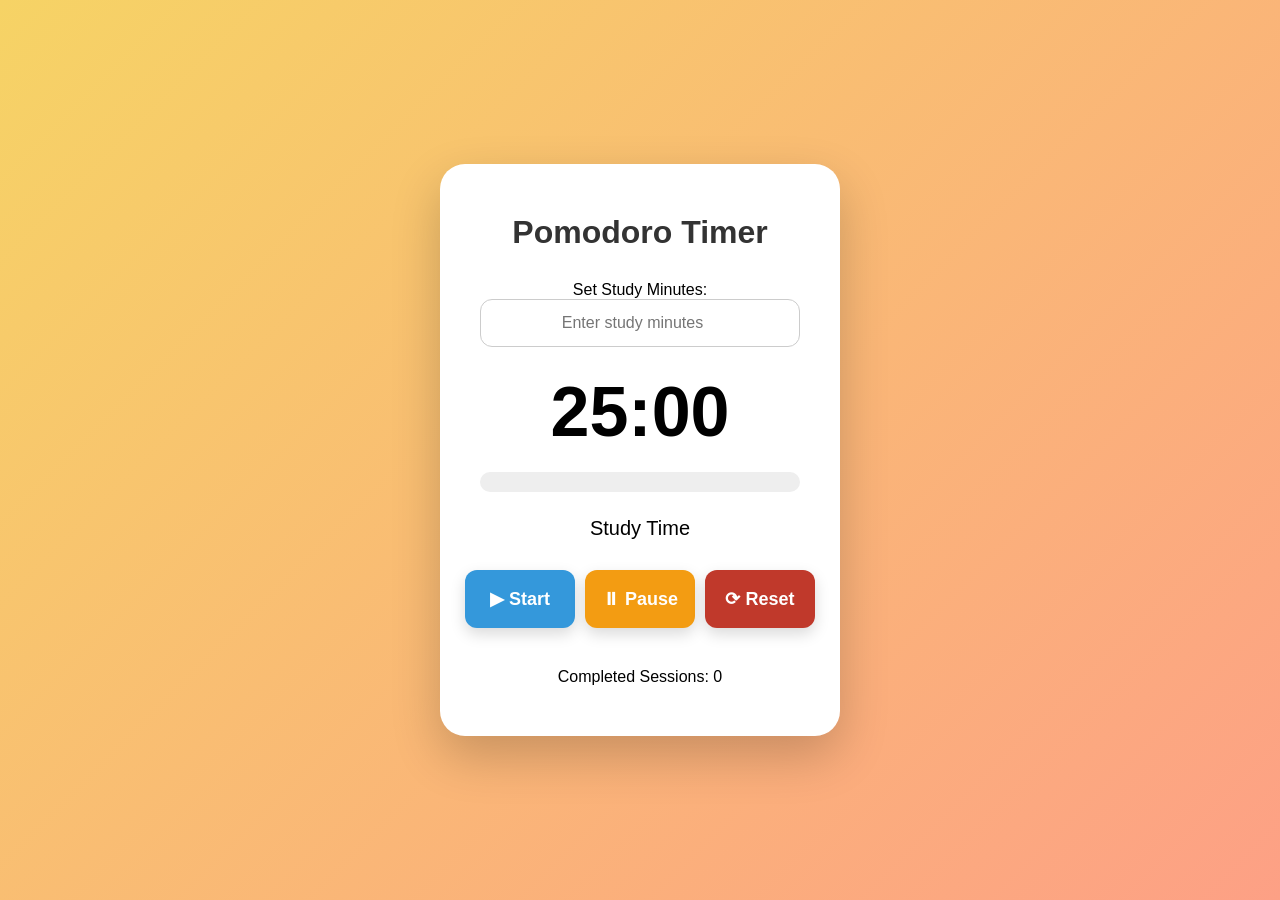
<file: submissions/Reva-ahmet/index.html>
<!DOCTYPE html>
<html lang="en">
    <head>
        <meta charset="UTF-8">
        <meta name="viewport" content="width=device-width, initial-scale=1.0">
        <title>Pomodoro Study Timer</title>
        <link rel="stylesheet" href="style.css">
    </head>
    <body>

        <div class="timer-card">

        <h1>Pomodoro Timer</h1>

        <!-- User sets study time -->
         <label for="minutesInput">Set Study Minutes:</label>
         <input type="number" id="minutesInput" placeholder="Enter study minutes">

        <!-- Timer display -->
         <div id="timer">25:00</div>

         <!-- Progress bar -->  
         <div id="progress-container">
            <div id="progress-bar"></div>
         </div>

         <!-- Mode text -->
          <p id="mode">Study Time</p>

          <!-- Buttons -->
          <div class="button-group">
            <button id="start">▶ Start</button>
            <button id="pause">⏸ Pause</button>
            <button id="reset">⟳ Reset</button>
        </div>

           <!-- Session counter -->
            <p>Completed Sessions: <span id="sessions">0</span></p>

            <!-- Alarm -->
            <audio id="alarm" src="https://www.soundjay.com/buttons/beep-07.mp3" preload="auto"></audio>
        </div>

        <script src="script.js"></script>
    </body>
</html>
</file>
<file: submissions/Reva-ahmet/style.css>
/* Basic Reset and Font */
* {
    margin: 0;
    padding: 0;
    box-sizing: border-box;
    font-family: 'Segoe UI', Tahoma, Geneva, Verdana, sans-serif;
}

/* Body styling */
body {
    display: flex;
    justify-content: center;
    align-items: center;
    min-height: 100vh;
    background: linear-gradient(135deg, #f6d365, #fda085);
}

/* Card container */
.timer-card {
    background-color: #ffffff;
    padding: 50px 40px;
    border-radius: 25px;
    box-shadow: 0 20px 50px rgba(0,0,0,0.2);
    text-align: center;
    width: 400px;
    position: relative;
}

/* Title */
.timer-card h1 {
    font-size: 32px;
    color: #333;
    margin-bottom: 30px;
}

/* Input styling */
#minutesInput {
    width: 100%;
    padding: 14px;
    font-size: 16px;
    border-radius: 12px;
    border: 1px solid #ccc;
    text-align: center;
    margin-bottom: 25px;
    transition: border 0.3s;
}

#minutesInput:focus {
    outline: none;
    border-color: #3498db;
}

/* Timer display */
#timer {
    font-size: 70px;
    font-weight: bold;
    margin-bottom: 20px;
}


/* Mode text */
#mode {
    font-size: 20px;
    margin-bottom: 25px;
}

/* Study and break colors */
.study {
    color: #e74c3c;
}

.break {
    color: #27ae60;
}


/* Buttons */
button {
    display: flex;
    justify-content: space-between;
    margin-bottom: 25px;
}

/* Buttons container */
.button-group {
    display: flex;
    justify-content: center;  
    margin-top: 30px;         
    margin-bottom: 15px;      
    gap: 10px;               
}

/* Buttons styling */
.button-group button {
    display: flex;
    justify-content: center; 
    align-items: center;     
    flex: 1;                 
    min-width: 110px;        
    padding: 18px 0;         
    font-size: 18px;
    font-weight: bold;
    border: none;
    border-radius: 12px;
    cursor: pointer;
    color: #fff;
    box-shadow: 0 6px 15px rgba(0,0,0,0.15);
    transition: all 0.3s;
}

.button-group button:hover {
    transform: translateY(-2px);
    box-shadow: 0 8px 20px rgba(0,0,0,0.25);
}

#start { background-color: #3498db; }
#pause { background-color: #f39c12; }
#reset { background-color: #c0392b;; }



/* Progress bar */
#progress-container {
    width: 100%;
    height: 20px;
    background-color: #eee;
    border-radius: 12px;
    overflow: hidden;
    margin-bottom: 25px;
}

#progress-bar {
    height: 100%;
    width: 0%;
    border-radius: 12px;
    transition: width 0.5s linear;
    background: linear-gradient(to right, #e74c3c, #f39c12); 

}

/* Session counter inside card */
.session-counter {
    font-size: 18px;
    font-weight: bold;
    color: #2c3e50;
    margin-top: 10px;
}
</file>
